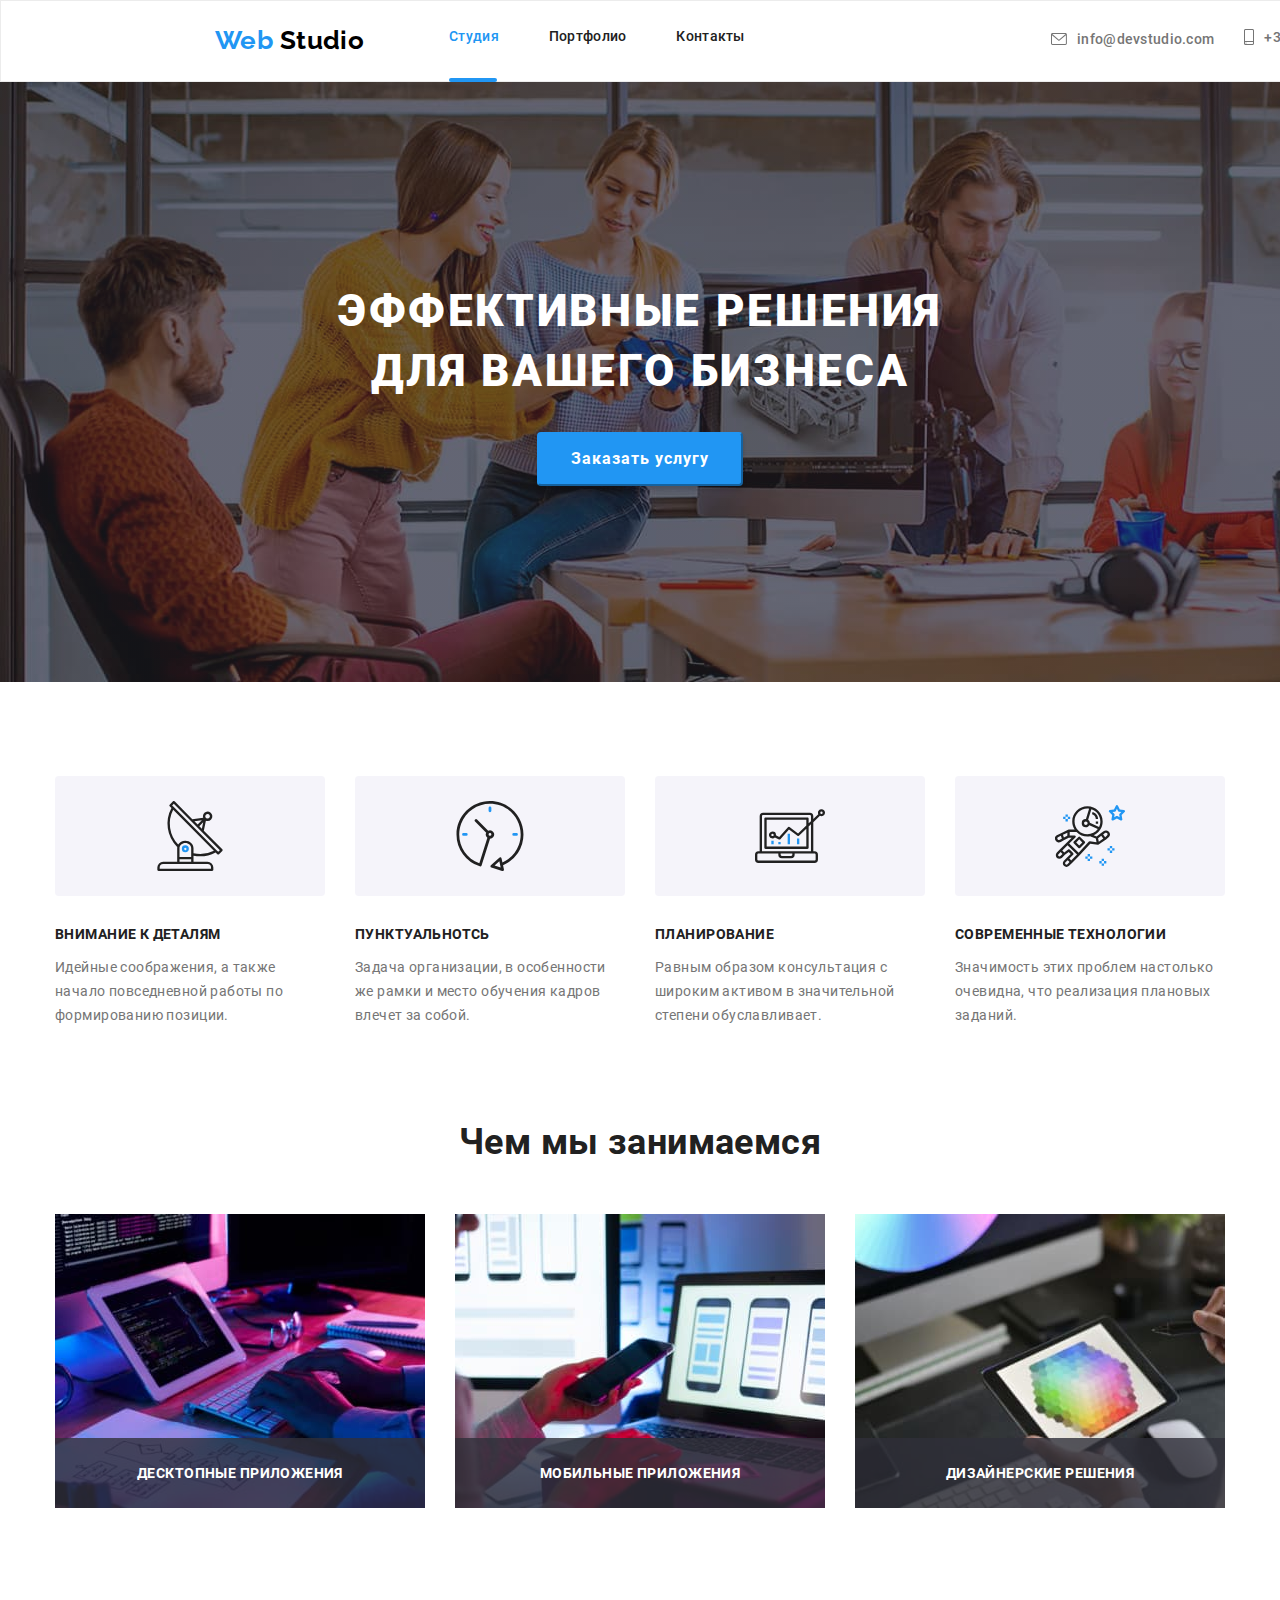
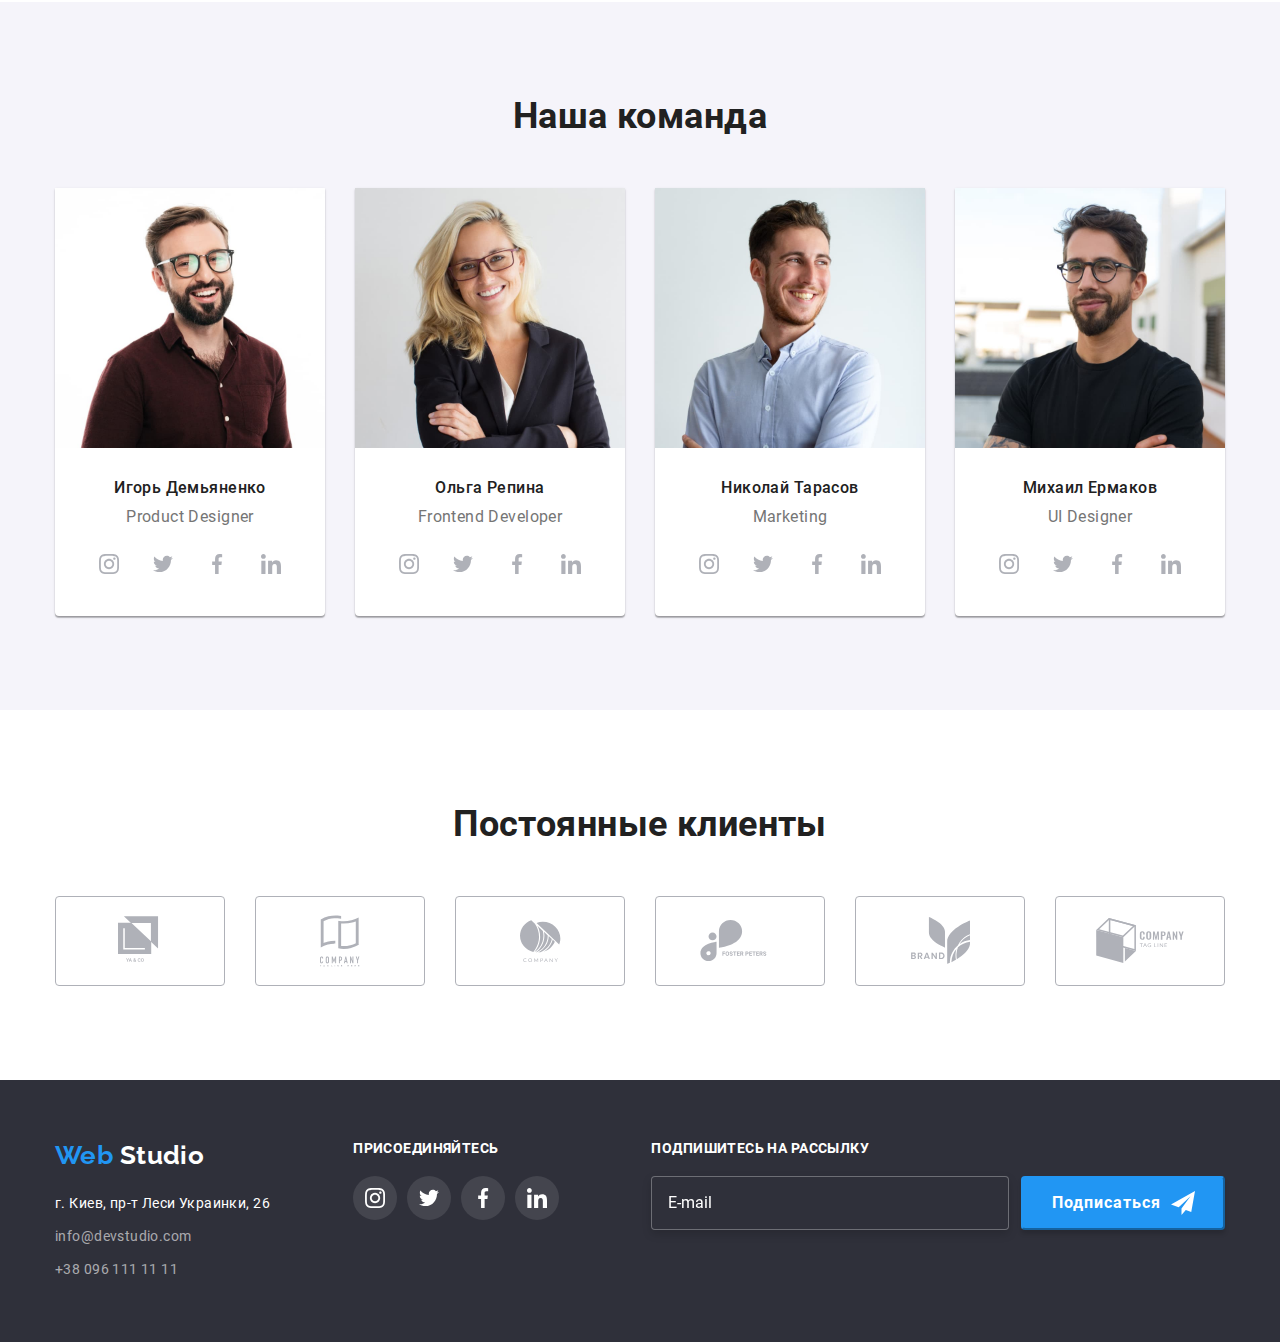
<file: index.html>
<!DOCTYPE html>
<html lang="ru">
  <head>
    <meta charset="UTF-8" />
    <meta name="viewport" content="width=device-width, initial-scale=1.0" />
    <title lang="en">Web Studio</title>
    <!-- <link
      href="https://fonts.googleapis.com/css2?family=Roboto:wght@400;500;700;900&display=swap"
      rel="stylesheet"
    />
    <link rel="stylesheet" href="./css/normalize.css" /> -->
    <link rel="stylesheet" href="./css/main.min.css" />
  </head>
  <body>
    <!--Шапка страницы-->
    <header class="page-header">
      <div class="container">
        <nav class="navigation flexbox">
          <div class="nav-container flexbox">
            <a href="./index.html" class="logo link"><span>Web</span> Studio</a>
            <ul class="navigation-list list flexbox">
              <li class="navigation-item">
                <a href="./index.html" class="navigation-link link studio"
                  >Студия</a
                >
              </li>
              <li class="navigation-item">
                <a href="./portfolio.html" class="navigation-link link"
                  >Портфолио</a
                >
              </li>
              <li class="navigation-item">
                <a href="" class="navigation-link link">Контакты</a>
              </li>
            </ul>
          </div>
          <ul class="contacts-list list flexbox">
            <li class="contacts-item">
              <a
                href="mailto:info@devstudio.com"
                class="navigation-link navigation-contacts link"
              >
                <svg class="icon-contacts" width="16" height="12">
                  <use href="./images/sprite.svg#icon-envelope"></use>
                </svg>

                info@devstudio.com
              </a>
            </li>
            <li class="contacts-item">
              <a
                href="tel:+380961111111"
                class="navigation-link navigation-contacts link"
              >
                <svg class="icon-contacts" width="10px" height="16px">
                  <use href="./images/sprite.svg#icon-smartphone"></use>
                </svg>

                +38 096 111 11 11</a
              >
            </li>
          </ul>
        </nav>
      </div>
    </header>
    <main>
      <!--Герой-->
      <section class="hero overlay">
        <div class="hero-box">
          <h1 class="hero-title">Эффективные решения для вашего бизнеса</h1>
          <button type="button" class="btn" data-modal-open>
            Заказать услугу
          </button>
        </div>
      </section>

      <section class="modal-window">
        <div class="backdrop is-hidden" data-modal>
          <form class="form modal-form" autocomplete="off">
            <button type="button" class="modal-close-btn" data-modal-close>
              <svg class="modal-close-img" width="11" height="11">
                <use href="./images/sprite.svg#modal-close-btn"></use>
              </svg>
            </button>
            <h2 class="form-title">Оставьте свои данные, мы вам перезвоним</h2>
            <div class="form-field">
              <label for="user-name" class="form-label">Имя</label>
              <div class="input-box">
                <input
                  type="text"
                  class="form-input"
                  name="user-name"
                  id="user-name"
                />
                <svg class="icon-form" width="18px" height="18px">
                  <use href="./images/sprite.svg#icon-form-name"></use>
                </svg>
              </div>
            </div>
            <div class="form-field">
              <label for="user-tel" class="form-label">Телефон</label>
              <div class="input-box">
                <input
                  type="tel"
                  class="form-input"
                  name="user-tel"
                  id="user-tel"
                />

                <svg class="icon-form" width="18px" height="18px">
                  <use href="./images/sprite.svg#icon-form-tel"></use>
                </svg>
              </div>
            </div>
            <div class="form-field">
              <label for="user-email" class="form-label">Почта</label>
              <div class="input-box">
                <input
                  type="email"
                  class="form-input"
                  name="user-email"
                  id="user-email"
                />

                <svg class="icon-form" width="18px" height="18px">
                  <use href="./images/sprite.svg#icon-form-mail"></use>
                </svg>
              </div>
            </div>
            <div class="form-field textarea">
              <label for="user-comment" class="form-label">Комментарий</label>
              <textarea
                name="user-comment"
                id="user-comment"
                class="form-textarea"
                rows="6"
                placeholder="Введите текст"
              ></textarea>
            </div>
            <div class="form-field form-field-checkbox">
              <label class="checkbox-label">
                <input
                  type="checkbox"
                  class="form-checkbox visually-hidden"
                  name="modal-checkbox"
                />
                <span class="icon-checkbox"></span>
                <span class="agreement-conditions"
                  >Соглашаюсь с рассылкой и принимаю
                  <a href="" class="agreement-conditions-link"
                    >Условия договора</a
                  ></span
                >
              </label>
            </div>

            <button type="submit" class="submit-btn btn">Отправить</button>
          </form>
        </div>
      </section>

      <!--Особенности-->
      <section class="features section">
        <div class="container">
          <h2 hidden class="section-title">Особенности</h2>
          <ul class="features-list list flexbox">
            <li class="features-item icon-antenna">
              <h3 class="features-title">Внимание к деталям</h3>
              <p class="features-info">
                Идейные соображения, а также начало повседневной работы по
                формированию позиции.
              </p>
            </li>
            <li class="features-item icon-clock">
              <h3 class="features-title">Пунктуальнотсь</h3>
              <p class="features-info">
                Задача организации, в особенности же рамки и место обучения
                кадров влечет за собой.
              </p>
            </li>
            <li class="features-item icon-diagram">
              <h3 class="features-title">Планирование</h3>
              <p class="features-info">
                Равным образом консультация с широким активом в значительной
                степени обуславливает.
              </p>
            </li>
            <li class="features-item icon-astronaut">
              <h3 class="features-title">Современные технологии</h3>
              <p class="features-info">
                Значимость этих проблем настолько очевидна, что реализация
                плановых заданий.
              </p>
            </li>
          </ul>
        </div>
      </section>

      <!--Услуги-->
      <section class="services section">
        <div class="container">
          <h2 class="section-title">Чем мы занимаемся</h2>
          <ul class="services-list list flexbox">
            <li class="services-item">
              <div class="services-box box-1">
                <img
                  src="./images/nout-new.jpg"
                  width="370"
                  height="294"
                  alt="Планшет на столе, пальцы на клавиатуре"
                  class="services-img img"
                />
              </div>
            </li>
            <li class="services-item">
              <div class="services-box box-2">
                <img
                  src="./images/smart-new.jpg"
                  width="370"
                  height="294"
                  alt="Смартфон в руке, открытый ноутбук"
                  class="services-img img"
                />
              </div>
            </li>
            <li class="services-item">
              <div class="services-box box-3">
                <img
                  src="./images/desc-new.jpg"
                  width="370"
                  height="294"
                  alt="Планшет в руке"
                  class="services-img img"
                />
              </div>
            </li>
          </ul>
        </div>
      </section>

      <!--Команда-->
      <section class="team section">
        <div class="container">
          <h2 class="section-title">Наша команда</h2>
          <ul class="team-list list flexbox">
            <li class="team-item">
              <img
                src="./images/photo-1-new.jpg"
                width="270"
                height="260"
                alt="Фото члена команды"
                class="team-img img"
              />
              <h3 class="team-name">Игорь Демьяненко</h3>
              <p class="team-position">Product Designer</p>
              <ul class="social-list list flexbox">
                <li class="social-item">
                  <a
                    href="https://www.instagram.com/"
                    target="_blank"
                    rel="noopener noreferrer"
                    aria-label="Ссылка Instagram"
                    class="social-link link"
                    ><svg class="icon-social-link" width="20px" height="20px">
                      <use href="./images/sprite.svg#icon-logo-instagram"></use>
                    </svg>
                  </a>
                </li>
                <li class="social-item">
                  <a
                    href="https://twitter.com/"
                    target="_blank"
                    rel="noopener noreferrer"
                    aria-label="Ссылка Twitter"
                    class="social-link link"
                  >
                    <svg class="icon-social-link" width="20px" height="20px">
                      <use href="./images/sprite.svg#icon-logo-twitter"></use>
                    </svg>
                  </a>
                </li>
                <li class="social-item">
                  <a
                    href="https://facebook.com/"
                    target="_blank"
                    rel="noopener noreferrer"
                    aria-label="Ссылка Facebook"
                    class="social-link link"
                  >
                    <svg class="icon-social-link" width="20px" height="20px">
                      <use href="./images/sprite.svg#icon-logo-facebook"></use>
                    </svg>
                  </a>
                </li>
                <li class="social-item">
                  <a
                    href="https://www.linkedin.com/"
                    target="_blank"
                    rel="noopener noreferrer"
                    aria-label="Ссылка Linkedin"
                    class="social-link link"
                  >
                    <svg class="icon-social-link" width="20px" height="20px">
                      <use href="./images/sprite.svg#icon-logo-linkedin"></use>
                    </svg>
                  </a>
                </li>
              </ul>
            </li>
            <li class="team-item">
              <img
                src="./images/photo-2-new.jpg"
                width="270"
                height="260"
                alt="Фото члена команды"
                class="team-img img"
              />
              <h3 class="team-name">Ольга Репина</h3>
              <p class="team-position">Frontend Developer</p>
              <ul class="social-list list flexbox">
                <li class="social-item">
                  <a
                    href="https://www.instagram.com/"
                    target="_blank"
                    rel="noopener noreferrer"
                    aria-label="Ссылка Instagram"
                    class="social-link link"
                    ><svg class="icon-social-link" width="20px" height="20px">
                      <use href="./images/sprite.svg#icon-logo-instagram"></use>
                    </svg>
                  </a>
                </li>
                <li class="social-item">
                  <a
                    href="https://twitter.com/"
                    target="_blank"
                    rel="noopener noreferrer"
                    aria-label="Ссылка Twitter"
                    class="social-link link"
                  >
                    <svg class="icon-social-link" width="20px" height="20px">
                      <use href="./images/sprite.svg#icon-logo-twitter"></use>
                    </svg>
                  </a>
                </li>
                <li class="social-item">
                  <a
                    href="https://facebook.com/"
                    target="_blank"
                    rel="noopener noreferrer"
                    aria-label="Ссылка Facebook"
                    class="social-link link"
                  >
                    <svg class="icon-social-link" width="20px" height="20px">
                      <use href="./images/sprite.svg#icon-logo-facebook"></use>
                    </svg>
                  </a>
                </li>
                <li class="social-item">
                  <a
                    href="https://www.linkedin.com/"
                    target="_blank"
                    rel="noopener noreferrer"
                    aria-label="Ссылка Linkedin"
                    class="social-link link"
                  >
                    <svg class="icon-social-link" width="20px" height="20px">
                      <use href="./images/sprite.svg#icon-logo-linkedin"></use>
                    </svg>
                  </a>
                </li>
              </ul>
            </li>
            <li class="team-item">
              <img
                src="./images/photo-3-new.jpg"
                width="270"
                height="260"
                alt="Фото члена команды"
                class="team-img img"
              />
              <h3 class="team-name">Николай Тарасов</h3>
              <p class="team-position">Marketing</p>
              <ul class="social-list list flexbox">
                <li class="social-item">
                  <a
                    href="https://www.instagram.com/"
                    target="_blank"
                    rel="noopener noreferrer"
                    aria-label="Ссылка Instagram"
                    class="social-link link"
                    ><svg class="icon-social-link" width="20px" height="20px">
                      <use href="./images/sprite.svg#icon-logo-instagram"></use>
                    </svg>
                  </a>
                </li>
                <li class="social-item">
                  <a
                    href="https://twitter.com/"
                    target="_blank"
                    rel="noopener noreferrer"
                    aria-label="Ссылка Twitter"
                    class="social-link link"
                  >
                    <svg class="icon-social-link" width="20px" height="20px">
                      <use href="./images/sprite.svg#icon-logo-twitter"></use>
                    </svg>
                  </a>
                </li>
                <li class="social-item">
                  <a
                    href="https://facebook.com/"
                    target="_blank"
                    rel="noopener noreferrer"
                    aria-label="Ссылка Facebook"
                    class="social-link link"
                  >
                    <svg class="icon-social-link" width="20px" height="20px">
                      <use href="./images/sprite.svg#icon-logo-facebook"></use>
                    </svg>
                  </a>
                </li>
                <li class="social-item">
                  <a
                    href="https://www.linkedin.com/"
                    target="_blank"
                    rel="noopener noreferrer"
                    aria-label="Ссылка Linkedin"
                    class="social-link link"
                  >
                    <svg class="icon-social-link" width="20px" height="20px">
                      <use href="./images/sprite.svg#icon-logo-linkedin"></use>
                    </svg>
                  </a>
                </li>
              </ul>
            </li>
            <li class="team-item">
              <img
                src="./images/photo-4-new.jpg"
                width="270"
                height="260"
                alt="Фото члена команды"
                class="team-img img"
              />
              <h3 class="team-name">Михаил Ермаков</h3>
              <p class="team-position">UI Designer</p>
              <ul class="social-list list flexbox">
                <li class="social-item">
                  <a
                    href="https://www.instagram.com/"
                    target="_blank"
                    rel="noopener noreferrer"
                    aria-label="Ссылка Instagram"
                    class="social-link link"
                    ><svg class="icon-social-link" width="20px" height="20px">
                      <use href="./images/sprite.svg#icon-logo-instagram"></use>
                    </svg>
                  </a>
                </li>
                <li class="social-item">
                  <a
                    href="https://twitter.com/"
                    target="_blank"
                    rel="noopener noreferrer"
                    aria-label="Ссылка Twitter"
                    class="social-link link"
                  >
                    <svg class="icon-social-link" width="20px" height="20px">
                      <use href="./images/sprite.svg#icon-logo-twitter"></use>
                    </svg>
                  </a>
                </li>
                <li class="social-item">
                  <a
                    href="https://facebook.com/"
                    target="_blank"
                    rel="noopener noreferrer"
                    aria-label="Ссылка Facebook"
                    class="social-link link"
                  >
                    <svg class="icon-social-link" width="20px" height="20px">
                      <use href="./images/sprite.svg#icon-logo-facebook"></use>
                    </svg>
                  </a>
                </li>
                <li class="social-item">
                  <a
                    href="https://www.linkedin.com/"
                    target="_blank"
                    rel="noopener noreferrer"
                    aria-label="Ссылка Linkedin"
                    class="social-link link"
                  >
                    <svg class="icon-social-link" width="20px" height="20px">
                      <use href="./images/sprite.svg#icon-logo-linkedin"></use>
                    </svg>
                  </a>
                </li>
              </ul>
            </li>
          </ul>
        </div>
      </section>

      <!--Клиенты-->
      <section class="clients section">
        <div class="container">
          <h2 class="section-title">Постоянные клиенты</h2>
          <ul class="clients-list list flexbox">
            <li class="clients-item">
              <a
                href=""
                target="_blank"
                rel="noopener noreferrer"
                aria-label="Ссылка на сайт клиента"
                class="clients-link link"
              >
                <svg class="clients-icon" width="44.27px" height="49.23px">
                  <use href="./images/sprite.svg#icon-logo-customer-1"></use>
                </svg>
              </a>
            </li>
            <li class="clients-item">
              <a
                href=""
                target="_blank"
                rel="noopener noreferrer"
                aria-label="Ссылка на сайт клиента"
                class="clients-link link"
              >
                <svg class="clients-icon" width="40px" height="52px">
                  <use href="./images/sprite.svg#icon-logo-customer-2"></use>
                </svg>
              </a>
            </li>
            <li class="clients-item">
              <a
                href=""
                target="_blank"
                rel="noopener noreferrer"
                aria-label="Ссылка на сайт клиента"
                class="clients-link link"
              >
                <svg class="clients-icon" width="41px" height="42.6px">
                  <use href="./images/sprite.svg#icon-logo-customer-3"></use>
                </svg>
              </a>
            </li>
            <li class="clients-item">
              <a
                href=""
                target="_blank"
                rel="noopener noreferrer"
                aria-label="Ссылка на сайт клиента"
                class="clients-link link"
              >
                <svg class="clients-icon" width="79.66px" height="42.02px">
                  <use href="./images/sprite.svg#icon-logo-customer-4"></use>
                </svg>
              </a>
            </li>
            <li class="clients-item">
              <a
                href=""
                target="_blank"
                rel="noopener noreferrer"
                aria-label="Ссылка на сайт клиента"
                class="clients-link link"
              >
                <svg class="clients-icon" width="59px" height="47px">
                  <use href="./images/sprite.svg#icon-logo-customer-5"></use>
                </svg>
              </a>
            </li>
            <li class="clients-item">
              <a
                href=""
                target="_blank"
                rel="noopener noreferrer"
                aria-label="Ссылка на сайт клиента"
                class="clients-link link"
              >
                <svg class="clients-icon" width="88.48px" height="45.44px">
                  <use href="./images/sprite.svg#icon-logo-customer-6"></use>
                </svg>
              </a>
            </li>
          </ul>
        </div>
      </section>
    </main>

    <!--Подвал страницы-->
    <footer class="page-footer">
      <div class="container flexbox">
        <div class="footer-container footer-address">
          <a href="./index.html" class="logo link logo-footer"
            ><span>Web</span> Studio</a
          >
          <address class="company-address">
            <!--<p class="local-address">г. Киев, пр-т Леси Украинки, 26</p>-->
            <a
              href="https://goo.gl/maps/EpCByRqpzJr25Uw86"
              class="local-address link"
              >г. Киев, пр-т Леси Украинки, 26</a
            >
            <a href="mailto:info@devstudio.com" class="address-link link"
              >info@devstudio.com</a
            >
            <a href="tel:+380961111111" class="address-link link"
              >+38 096 111 11 11</a
            >
          </address>
        </div>
        <div class="footer-container footer-links">
          <b class="appeal">Присоединяйтесь</b>
          <ul class="join-list list flexbox">
            <li class="join-item">
              <a
                href="https://www.instagram.com/"
                target="_blank"
                rel="noopener noreferrer"
                aria-label="Ссылка Instagram"
                class="join-link link"
              >
                <svg class="icon-join-link" width="20px" height="20px">
                  <use href="./images/sprite.svg#icon-logo-instagram"></use>
                </svg>
              </a>
            </li>
            <li class="join-item">
              <a
                href="https://twitter.com/"
                target="_blank"
                rel="noopener noreferrer"
                aria-label="Ссылка Twitter"
                class="join-link link"
              >
                <svg class="icon-join-link" width="20px" height="20px">
                  <use href="./images/sprite.svg#icon-logo-twitter"></use>
                </svg>
              </a>
            </li>
            <li class="join-item">
              <a
                href="https://facebook.com/"
                target="_blank"
                rel="noopener noreferrer"
                aria-label="Ссылка Facebook"
                class="join-link link"
              >
                <svg class="icon-join-link" width="20px" height="20px">
                  <use href="./images/sprite.svg#icon-logo-facebook"></use>
                </svg>
              </a>
            </li>
            <li class="join-item">
              <a
                href="https://www.linkedin.com/"
                target="_blank"
                rel="noopener noreferrer"
                aria-label="Ссылка Linkedin"
                class="join-link link"
              >
                <svg class="icon-join-link" width="20px" height="20px">
                  <use href="./images/sprite.svg#icon-logo-linkedin"></use>
                </svg>
              </a>
            </li>
          </ul>
        </div>
        <div class="footer-container footer-mailing">
          <form class="form-footer">
            <b class="appeal">Подпишитесь на рассылку</b>
            <label class="form-footer-label flexbox">
              <input
                type="email"
                class="form-footer-input"
                name="form-footer-mail"
                placeholder="E-mail"
              />
              <button type="button" class="btn btn-subscribe">
                Подписаться
              </button>
            </label>
          </form>
        </div>
      </div>
    </footer>
    <script src="./js/modal.js"></script>
  </body>
</html>
</file>
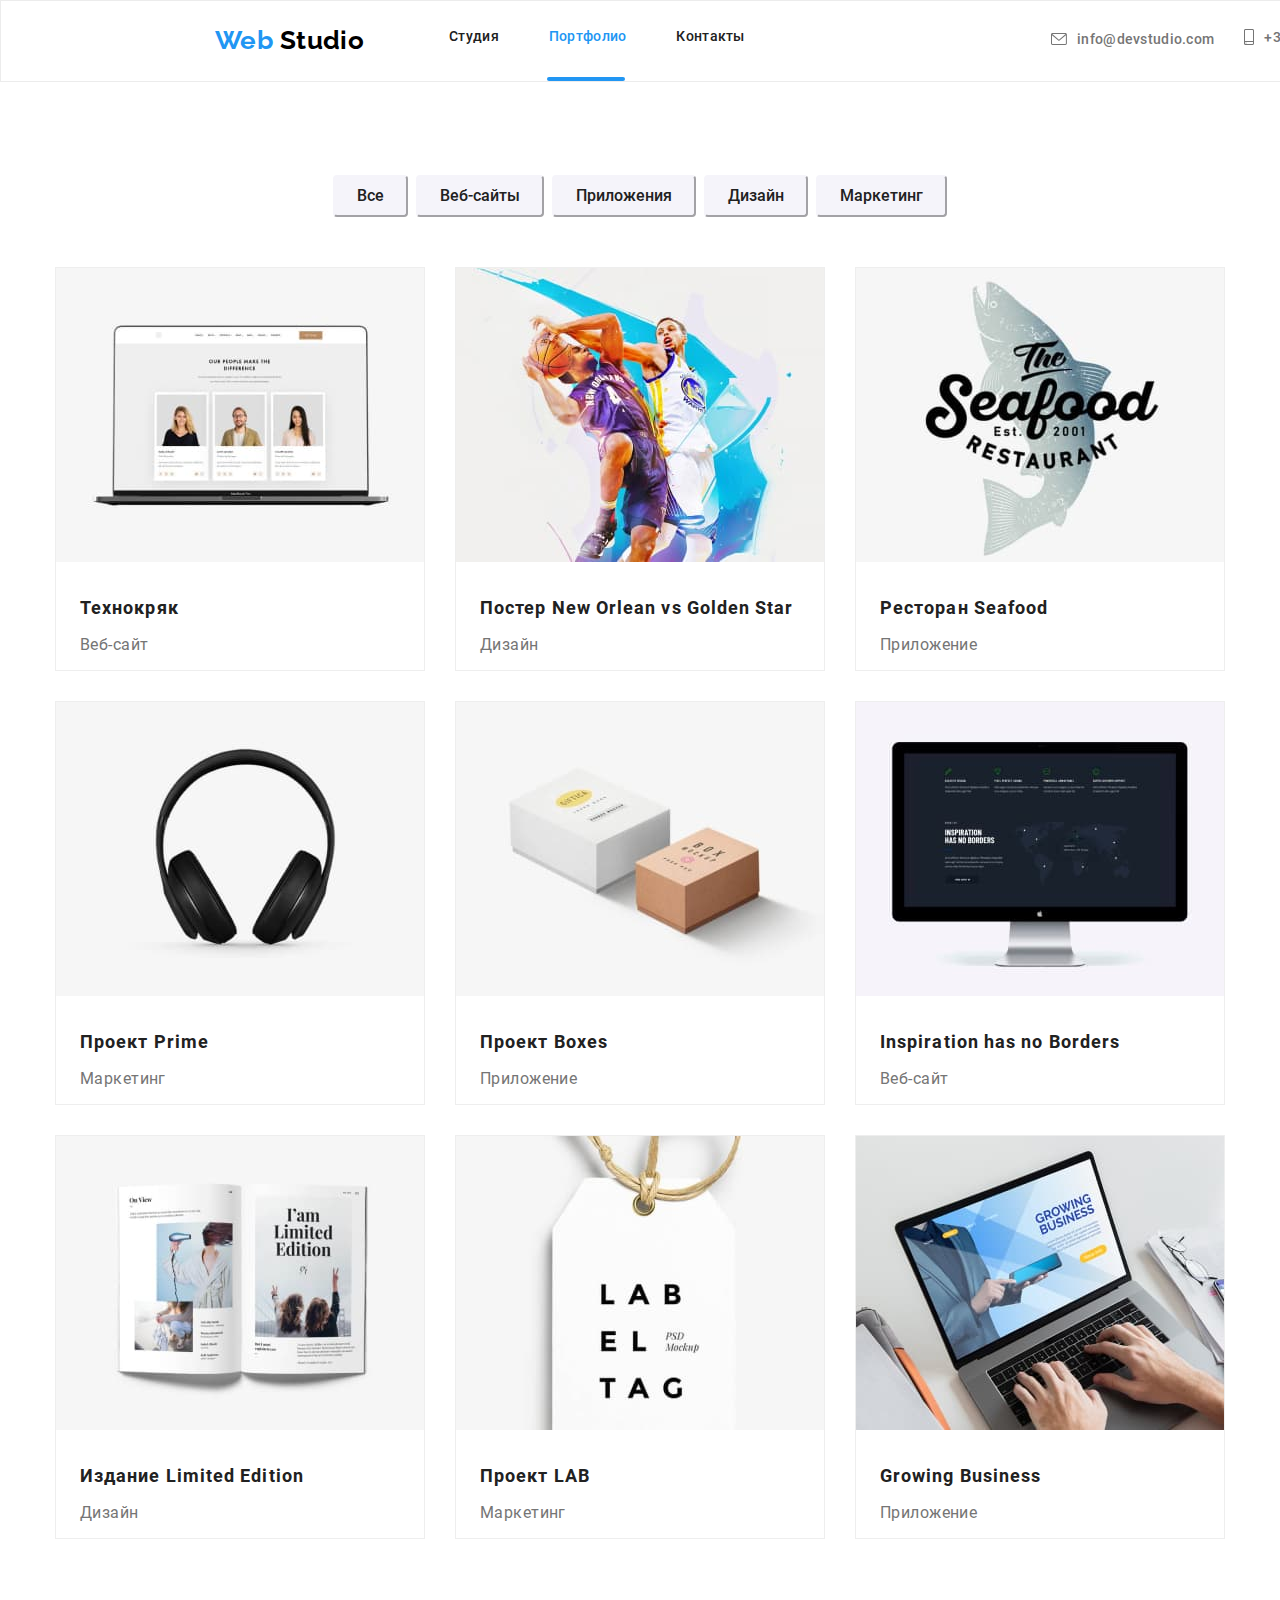
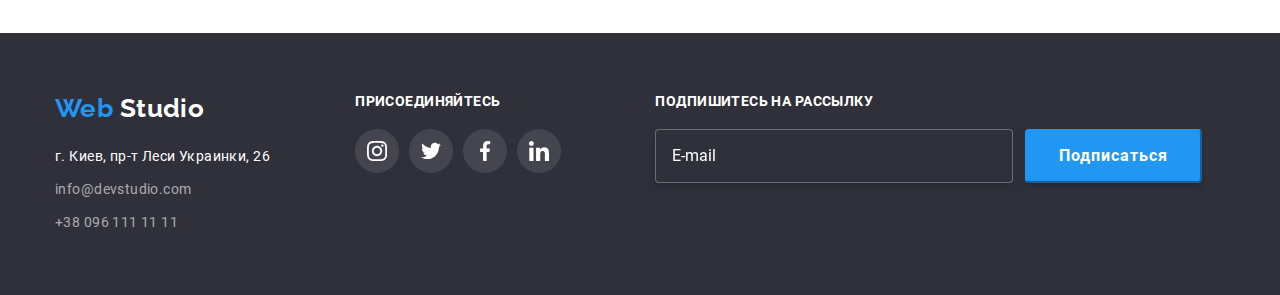
<file: portfolio.html>
<!DOCTYPE html>
<html lang="ru">
  <head>
    <meta charset="UTF-8" />
    <meta name="viewport" content="width=device-width, initial-scale=1.0" />
    <title lang="en">Web Studio</title>
    <!-- <link
      href="https://fonts.googleapis.com/css2?family=Roboto:wght@400;500;700;900&display=swap"
      rel="stylesheet"
    />
    <link rel="stylesheet" href="./css/normalize.css" /> -->
    <link rel="stylesheet" href="./css/portfolio.min.css" />
  </head>
  <body>
    <!--Шапка страницы-->

    <header class="page-header">
      <div class="container">
        <nav class="navigation flexbox">
          <div class="nav-container flexbox">
            <a href="./index.html" class="logo link"><span>Web</span> Studio</a>
            <ul class="navigation-list list flexbox">
              <li class="navigation-item">
                <a href="./index.html" class="navigation-link link">Студия</a>
              </li>
              <li class="navigation-item">
                <a
                  href="./portfolio.html"
                  class="navigation-link link portfolio"
                  >Портфолио</a
                >
              </li>
              <li class="navigation-item">
                <a href="" class="navigation-link link">Контакты</a>
              </li>
            </ul>
          </div>
          <ul class="contacts-list list flexbox">
            <li class="contacts-item">
              <a
                href="mailto:info@devstudio.com"
                class="navigation-link navigation-contacts link"
              >
                <svg class="icon-contacts" width="16" height="12">
                  <use href="./images/sprite.svg#icon-envelope"></use>
                </svg>

                info@devstudio.com
              </a>
            </li>
            <li class="contacts-item">
              <a
                href="tel:+380961111111"
                class="navigation-link navigation-contacts link"
              >
                <svg class="icon-contacts" width="10px" height="16px">
                  <use href="./images/sprite.svg#icon-smartphone"></use>
                </svg>

                +38 096 111 11 11</a
              >
            </li>
          </ul>
        </nav>
      </div>
    </header>

    <main>
      <!-- Проекты -->

      <section class="projects">
        <div class="container">
          <h1 hidden class="section-title">Навигация проектов</h1>
          <ul class="type-list list flexbox">
            <li class="type-item">
              <button type="button" class="type-btn">Все</button>
            </li>
            <li class="type-item">
              <button type="button" class="type-btn">Веб-сайты</button>
            </li>
            <li class="type-item">
              <button type="button" class="type-btn">Приложения</button>
            </li>
            <li class="type-item">
              <button type="button" class="type-btn">Дизайн</button>
            </li>
            <li class="type-item">
              <button type="button" class="type-btn">Маркетинг</button>
            </li>
          </ul>

          <h2 hidden class="section-title">Проекты</h2>
          <ul class="projects-list list flexbox">
            <li class="projects-item">
              <a href="" class="projects-link link">
                <div class="img-box">
                  <img
                    src="./images/portfolio/project-1.jpg"
                    alt="Картинка проекта"
                  />
                  <div class="hover-box">
                    <p class="text-box">
                      Технокряк это современная площадка распространения
                      цифрового вируса. Компании используют эту платформу для
                      цифрового шпионажа и атак на защищённые сервера
                      конкурентов.
                    </p>
                  </div>
                </div>

                <div class="projects-text">
                  <h3 class="projects-title">Технокряк</h3>
                  <p class="projects-class">Веб-сайт</p>
                </div>
              </a>
            </li>
            <li class="projects-item">
              <a href="" class="projects-link link">
                <div class="img-box">
                  <img
                    src="./images/portfolio/project-2.jpg"
                    alt="Картинка проекта"
                  />
                  <div class="hover-box">
                    <p class="text-box">
                      Технокряк это современная площадка распространения
                      цифрового вируса. Компании используют эту платформу для
                      цифрового шпионажа и атак на защищённые сервера
                      конкурентов.
                    </p>
                  </div>
                </div>
                <div class="projects-text">
                  <h3 class="projects-title">
                    Постер New Orlean vs Golden Star
                  </h3>
                  <p class="projects-class">Дизайн</p>
                </div>
              </a>
            </li>
            <li class="projects-item">
              <a href="" class="projects-link link">
                <div class="img-box">
                  <img
                    src="./images/portfolio/project-3.jpg"
                    alt="Картинка проекта"
                  />
                  <div class="hover-box">
                    <p class="text-box">
                      Технокряк это современная площадка распространения
                      цифрового вируса. Компании используют эту платформу для
                      цифрового шпионажа и атак на защищённые сервера
                      конкурентов.
                    </p>
                  </div>
                </div>
                <div class="projects-text">
                  <h3 class="projects-title">Ресторан Seafood</h3>
                  <p class="projects-class">Приложение</p>
                </div>
              </a>
            </li>
            <li class="projects-item">
              <a href="" class="projects-link link">
                <div class="img-box">
                  <img
                    src="./images/portfolio/project-4.jpg"
                    alt="Картинка проекта"
                  />
                  <div class="hover-box">
                    <p class="text-box">
                      Технокряк это современная площадка распространения
                      цифрового вируса. Компании используют эту платформу для
                      цифрового шпионажа и атак на защищённые сервера
                      конкурентов.
                    </p>
                  </div>
                </div>
                <div class="projects-text">
                  <h3 class="projects-title">Проект Prime</h3>
                  <p class="projects-class">Маркетинг</p>
                </div>
              </a>
            </li>
            <li class="projects-item">
              <a href="" class="projects-link link">
                <div class="img-box">
                  <img
                    src="./images/portfolio/project-5.jpg"
                    alt="Картинка проекта"
                  />
                  <div class="hover-box">
                    <p class="text-box">
                      Технокряк это современная площадка распространения
                      цифрового вируса. Компании используют эту платформу для
                      цифрового шпионажа и атак на защищённые сервера
                      конкурентов.
                    </p>
                  </div>
                </div>
                <div class="projects-text">
                  <h3 class="projects-title">Проект Boxes</h3>
                  <p class="projects-class">Приложение</p>
                </div>
              </a>
            </li>
            <li class="projects-item">
              <a href="" class="projects-link link">
                <div class="img-box">
                  <img
                    src="./images/portfolio/project-6.jpg"
                    alt="Картинка проекта"
                  />
                  <div class="hover-box">
                    <p class="text-box">
                      Технокряк это современная площадка распространения
                      цифрового вируса. Компании используют эту платформу для
                      цифрового шпионажа и атак на защищённые сервера
                      конкурентов.
                    </p>
                  </div>
                </div>
                <div class="projects-text">
                  <h3 class="projects-title">Inspiration has no Borders</h3>
                  <p class="projects-class">Веб-сайт</p>
                </div>
              </a>
            </li>
            <li class="projects-item">
              <a href="" class="projects-link link">
                <div class="img-box">
                  <img
                    src="./images/portfolio/project-7.jpg"
                    alt="Картинка проекта"
                  />
                  <div class="hover-box">
                    <p class="text-box">
                      Технокряк это современная площадка распространения
                      цифрового вируса. Компании используют эту платформу для
                      цифрового шпионажа и атак на защищённые сервера
                      конкурентов.
                    </p>
                  </div>
                </div>
                <div class="projects-text">
                  <h3 class="projects-title">Издание Limited Edition</h3>
                  <p class="projects-class">Дизайн</p>
                </div>
              </a>
            </li>
            <li class="projects-item">
              <a href="" class="projects-link link">
                <div class="img-box">
                  <img
                    src="./images/portfolio/project-8.jpg"
                    alt="Картинка проекта"
                  />
                  <div class="hover-box">
                    <p class="text-box">
                      Технокряк это современная площадка распространения
                      цифрового вируса. Компании используют эту платформу для
                      цифрового шпионажа и атак на защищённые сервера
                      конкурентов.
                    </p>
                  </div>
                </div>
                <div class="projects-text">
                  <h3 class="projects-title">Проект LAB</h3>
                  <p class="projects-class">Маркетинг</p>
                </div>
              </a>
            </li>
            <li class="projects-item">
              <a href="" class="projects-link link">
                <div class="img-box">
                  <img
                    src="./images/portfolio/project-9.jpg"
                    alt="Картинка проекта"
                  />
                  <div class="hover-box">
                    <p class="text-box">
                      Технокряк это современная площадка распространения
                      цифрового вируса. Компании используют эту платформу для
                      цифрового шпионажа и атак на защищённые сервера
                      конкурентов.
                    </p>
                  </div>
                </div>
                <div class="projects-text">
                  <h3 class="projects-title">Growing Business</h3>
                  <p class="projects-class">Приложение</p>
                </div>
              </a>
            </li>
          </ul>
        </div>
      </section>
    </main>

    <!--Подвал страницы-->
    <footer class="page-footer">
      <div class="container flexbox">
        <div class="footer-container footer-address">
          <a href="./index.html" class="logo link logo-footer"
            ><span>Web</span> Studio</a
          >
          <address class="company-address">
            <!--<p class="local-address">г. Киев, пр-т Леси Украинки, 26</p>-->
            <a
              href="https://goo.gl/maps/EpCByRqpzJr25Uw86"
              class="local-address link"
              >г. Киев, пр-т Леси Украинки, 26</a
            >
            <a href="mailto:info@devstudio.com" class="address-link link"
              >info@devstudio.com</a
            >
            <a href="tel:+380961111111" class="address-link link"
              >+38 096 111 11 11</a
            >
          </address>
        </div>
        <div class="footer-container footer-links">
          <b class="appeal">Присоединяйтесь</b>
          <ul class="join-list list flexbox">
            <li class="join-item">
              <a
                href="https://www.instagram.com/"
                target="_blank"
                rel="noopener noreferrer"
                aria-label="Ссылка Instagram"
                class="join-link link"
              >
                <svg class="icon-join-link" width="20px" height="20px">
                  <use href="./images/sprite.svg#icon-logo-instagram"></use>
                </svg>
              </a>
            </li>
            <li class="join-item">
              <a
                href="https://twitter.com/"
                target="_blank"
                rel="noopener noreferrer"
                aria-label="Ссылка Twitter"
                class="join-link link"
              >
                <svg class="icon-join-link" width="20px" height="20px">
                  <use href="./images/sprite.svg#icon-logo-twitter"></use>
                </svg>
              </a>
            </li>
            <li class="join-item">
              <a
                href="https://facebook.com/"
                target="_blank"
                rel="noopener noreferrer"
                aria-label="Ссылка Facebook"
                class="join-link link"
              >
                <svg class="icon-join-link" width="20px" height="20px">
                  <use href="./images/sprite.svg#icon-logo-facebook"></use>
                </svg>
              </a>
            </li>
            <li class="join-item">
              <a
                href="https://www.linkedin.com/"
                target="_blank"
                rel="noopener noreferrer"
                aria-label="Ссылка Linkedin"
                class="join-link link"
              >
                <svg class="icon-join-link" width="20px" height="20px">
                  <use href="./images/sprite.svg#icon-logo-linkedin"></use>
                </svg>
              </a>
            </li>
          </ul>
        </div>
        <div class="footer-container footer-mailing">
          <form class="form-footer">
            <b class="appeal">Подпишитесь на рассылку</b>
            <label class="form-footer-label flexbox">
              <input
                type="email"
                class="form-footer-input"
                name="form-footer-mail"
                placeholder="E-mail"
              />
              <button type="button" class="btn btn-subscribe">
                Подписаться
              </button>
            </label>
          </form>
        </div>
      </div>
    </footer>
  </body>
</html>
</file>
<file: css/main.min.css>
@font-face{font-family:"Roboto";font-style:normal;font-weight:400;src:local("Roboto"),local("Roboto-Regular"),url("../fonts/roboto/roboto-v20-latin-cyrillic-400.woff2") format("woff2"),url("../fonts/roboto/roboto-v20-latin-cyrillic-400.woff") format("woff")}@font-face{font-family:"Roboto";font-style:normal;font-weight:500;src:local("Roboto Medium"),local("Roboto-Medium"),url("../fonts/roboto/roboto-v20-latin-cyrillic-500.woff2") format("woff2"),url("../fonts/roboto/roboto-v20-latin-cyrillic-500.woff") format("woff")}@font-face{font-family:"Roboto";font-style:normal;font-weight:700;src:local("Roboto Bold"),local("Roboto-Bold"),url("../fonts/roboto/roboto-v20-latin-cyrillic-700.woff2") format("woff2"),url("../fonts/roboto/roboto-v20-latin-cyrillic-700.woff") format("woff")}@font-face{font-family:"Roboto";font-style:normal;font-weight:900;src:local("Roboto Black"),local("Roboto-Black"),url("../fonts/roboto/roboto-v20-latin-cyrillic-900.woff2") format("woff2"),url("../fonts/roboto/roboto-v20-latin-cyrillic-900.woff") format("woff")}@font-face{font-family:"Raleway";font-style:normal;font-weight:700;src:local("Raleway Bold"),local("Raleway-Bold"),url("../fonts/raleway/raleway-v17-latin-cyrillic-700.woff2") format("woff2"),url("../fonts/raleway/raleway-v17-latin-cyrillic-700.woff") format("woff")}/*! normalize.css v8.0.1 | MIT License | github.com/necolas/normalize.css */html{line-height:1.15;-webkit-text-size-adjust:100%}body{margin:0}main{display:block}h1{font-size:2em;margin:0.67em 0}hr{-webkit-box-sizing:content-box;box-sizing:content-box;height:0;overflow:visible}pre{font-family:monospace, monospace;font-size:1em}a{background-color:transparent}abbr[title]{border-bottom:none;text-decoration:underline;-webkit-text-decoration:underline dotted;text-decoration:underline dotted}b,strong{font-weight:bolder}code,kbd,samp{font-family:monospace, monospace;font-size:1em}small{font-size:80%}sub,sup{font-size:75%;line-height:0;position:relative;vertical-align:baseline}sub{bottom:-0.25em}sup{top:-0.5em}img{border-style:none}button,input,optgroup,select,textarea{font-family:inherit;font-size:100%;line-height:1.15;margin:0}button,input{overflow:visible}button,select{text-transform:none}button,[type="button"],[type="reset"],[type="submit"]{-webkit-appearance:button}button::-moz-focus-inner,[type="button"]::-moz-focus-inner,[type="reset"]::-moz-focus-inner,[type="submit"]::-moz-focus-inner{border-style:none;padding:0}button:-moz-focusring,[type="button"]:-moz-focusring,[type="reset"]:-moz-focusring,[type="submit"]:-moz-focusring{outline:1px dotted ButtonText}fieldset{padding:0.35em 0.75em 0.625em}legend{-webkit-box-sizing:border-box;box-sizing:border-box;color:inherit;display:table;max-width:100%;padding:0;white-space:normal}progress{vertical-align:baseline}textarea{overflow:auto}[type="checkbox"],[type="radio"]{-webkit-box-sizing:border-box;box-sizing:border-box;padding:0}[type="number"]::-webkit-inner-spin-button,[type="number"]::-webkit-outer-spin-button{height:auto}[type="search"]{-webkit-appearance:textfield;outline-offset:-2px}[type="search"]::-webkit-search-decoration{-webkit-appearance:none}::-webkit-file-upload-button{-webkit-appearance:button;font:inherit}details{display:block}summary{display:list-item}template{display:none}[hidden]{display:none}.social-link,.join-link{display:-webkit-inline-box;display:-ms-inline-flexbox;display:inline-flex;-webkit-box-pack:center;-ms-flex-pack:center;justify-content:center;-webkit-box-align:center;-ms-flex-align:center;align-items:center;width:44px;height:44px;border-radius:50%;cursor:pointer;-webkit-transition:background-color;transition:background-color}.services-box::after,.appeal{font-weight:700;font-size:14px;line-height:1.142;text-transform:uppercase;color:#fff}.visually-hidden{position:absolute;width:1px;height:1px;margin:-1px;border:0;padding:0;clip:rect(0 0 0 0);overflow:hidden}*{-webkit-box-sizing:border-box;box-sizing:border-box}body{font-family:"Roboto",sans-serif;font-weight:400;font-size:14px;line-height:1.714;letter-spacing:0.03em;color:#757575}.container{width:1200px;padding-left:15px;padding-right:15px;margin-left:auto;margin-right:auto}.flexbox{display:-webkit-box;display:-ms-flexbox;display:flex}.section{padding:94px 0}.section-title{font-weight:700;font-size:36px;line-height:1.166;text-align:center;color:#212121;margin-top:0;margin-bottom:50px}.list{padding:0;margin:0;list-style:none}.img{display:block}.link{text-decoration:none}.logo{font-family:"Raleway",sans-serif;font-weight:700;font-size:26px;line-height:1.192;color:#000;margin-right:85px}.logo>span{color:#2196f3}.logo-footer{color:#fff;margin-right:0}.btn{font-weight:700;font-size:16px;line-height:1.875;display:-webkit-box;display:-ms-flexbox;display:flex;-webkit-box-align:center;-ms-flex-align:center;align-items:center;text-align:center;letter-spacing:0.06em;color:#fff;background:#2196f3;-webkit-box-shadow:0px 4px 4px rgba(0,0,0,0.15);box-shadow:0px 4px 4px rgba(0,0,0,0.15);border-radius:4px;border-color:#2196f3;padding:10px 32px;cursor:pointer}.btn-subscribe{padding:10px 28px 10px 29px}.btn-subscribe::after{content:"";display:block;width:24px;height:24px;margin-left:10px;background-image:url(../images/icon-send.svg);background-repeat:no-repeat;background-position:center}.backdrop{position:fixed;top:0;left:0;width:100%;height:100%;background-color:rgba(0,0,0,0.2);z-index:1;-webkit-transform:scale(1);transform:scale(1);-webkit-transition:-webkit-transform 250ms ease-in-out;transition:-webkit-transform 250ms ease-in-out;transition:transform 250ms ease-in-out;transition:transform 250ms ease-in-out, -webkit-transform 250ms ease-in-out}.backdrop.is-hidden{visibility:hidden;pointer-events:none;-webkit-transform:scale(0);transform:scale(0)}.modal-form{position:absolute;top:50%;left:50%;-webkit-transform:translate(-50%, -50%);transform:translate(-50%, -50%);min-width:528px;min-height:581px;padding:40px 39px 40px 41px;background-color:#fff;-webkit-box-shadow:0px 1px 3px rgba(0,0,0,0.12),0px 1px 1px rgba(0,0,0,0.14),0px 2px 1px rgba(0,0,0,0.2);box-shadow:0px 1px 3px rgba(0,0,0,0.12),0px 1px 1px rgba(0,0,0,0.14),0px 2px 1px rgba(0,0,0,0.2);border-radius:4px}.modal-close-btn{position:absolute;top:8px;right:8px;width:30px;height:30px;background-color:#fff;border-radius:50%;border:1px solid rgba(0,0,0,0.1);cursor:pointer}.modal-close-img{fill:#000;-webkit-transition:fill;transition:fill}.modal-close-btn:hover .modal-close-img,.modal-close-btn:focus .modal-close-img{fill:#2196f3;-webkit-transition:fill 250ms cubic-bezier(0.4, 0, 0.2, 1);transition:fill 250ms cubic-bezier(0.4, 0, 0.2, 1)}.form-title{font-weight:700;font-size:20px;line-height:1.15;text-align:center;color:#212121;margin:0 0 12px}.form-field{margin-bottom:10px}.form-label{font-size:12px;line-height:1.166;letter-spacing:0.01em}.input-box{position:relative}.form-input{display:block;width:100%;padding:12px 12px 12px 42px;border:1px solid rgba(33,33,33,0.2);-webkit-box-sizing:border-box;box-sizing:border-box;border-radius:4px;outline:transparent}.form-input:focus{border-color:#2196f3;-webkit-transition:border-color 250ms cubic-bezier(0.4, 0, 0.2, 1);transition:border-color 250ms cubic-bezier(0.4, 0, 0.2, 1)}.icon-form{position:absolute;top:11px;left:12px;fill:#212121}.form-input:focus+.icon-form{fill:#2196f3;-webkit-transition:fill 250ms cubic-bezier(0.4, 0, 0.2, 1);transition:fill 250ms cubic-bezier(0.4, 0, 0.2, 1)}.form-field.textarea{margin-bottom:20px}.form-textarea{resize:none;width:100%;padding:12px 16px;border:1px solid rgba(33,33,33,0.2);-webkit-box-sizing:border-box;box-sizing:border-box;border-radius:4px;outline:transparent}.form-textarea:focus{border-color:#2196f3;-webkit-transition:border-color 250ms cubic-bezier(0.4, 0, 0.2, 1);transition:border-color 250ms cubic-bezier(0.4, 0, 0.2, 1)}.form-textarea::-webkit-input-placeholder{letter-spacing:0.01em;color:rgba(117,117,117,0.5)}.form-textarea:-ms-input-placeholder{letter-spacing:0.01em;color:rgba(117,117,117,0.5)}.form-textarea::-ms-input-placeholder{letter-spacing:0.01em;color:rgba(117,117,117,0.5)}.form-textarea::placeholder{letter-spacing:0.01em;color:rgba(117,117,117,0.5)}.form-field.form-field-checkbox{margin-bottom:30px}.checkbox-label{display:-webkit-box;display:-ms-flexbox;display:flex;-webkit-box-align:center;-ms-flex-align:center;align-items:center}.icon-checkbox{display:inline-block;width:16px;height:15px;margin-right:8px;border:2px solid #212121;border-radius:4px}.form-checkbox:checked+.icon-checkbox{background-color:#2196f3;border-color:#2196f3;background-image:url(../images/modal-form/icon-form-checked.svg);-webkit-box-sizing:border-box;box-sizing:border-box;background-size:contain;background-repeat:no-repeat;-webkit-transition:border-color,background-color 250ms cubic-bezier(0.4, 0, 0.2, 1);transition:border-color,background-color 250ms cubic-bezier(0.4, 0, 0.2, 1)}.agreement-conditions-link{color:#2196f3}.submit-btn{width:200px;height:50px;margin-left:auto;margin-right:auto;padding:10px 55px 10px 56px}.submit-btn:hover,.submit-btn:focus{background-color:#188ce8;-webkit-transition:background-color 250ms cubic-bezier(0.4, 0, 0.2, 1);transition:background-color 250ms cubic-bezier(0.4, 0, 0.2, 1)}.social-list{-webkit-box-pack:center;-ms-flex-pack:center;justify-content:center}.social-item:not(:last-child),.join-item:not(:last-child){margin-right:10px}.social-link{background-color:#fff}.social-link:hover,.social-link:focus{background-color:#2196f3;-webkit-transition:background-color 250ms cubic-bezier(0.4, 0, 0.2, 1);transition:background-color 250ms cubic-bezier(0.4, 0, 0.2, 1)}.icon-social-link{display:block;fill:#afb1b8;-webkit-transition:fill;transition:fill}.social-link:hover .icon-social-link,.social-link:focus .icon-social-link{fill:#fff;-webkit-transition:fill 250ms cubic-bezier(0.4, 0, 0.2, 1);transition:fill 250ms cubic-bezier(0.4, 0, 0.2, 1)}.join-link{background-color:rgba(255,255,255,0.102)}.join-link:hover,.join-link:focus{background-color:#2196f3;-webkit-transition:background-color 250ms cubic-bezier(0.4, 0, 0.2, 1);transition:background-color 250ms cubic-bezier(0.4, 0, 0.2, 1)}.icon-join-link{display:block;fill:#fff}.page-header{padding:24px 0 25px 0;border:1px solid #ececec;display:-webkit-box;display:-ms-flexbox;display:flex;-webkit-box-pack:justify;-ms-flex-pack:justify;justify-content:space-between;-webkit-box-align:center;-ms-flex-align:center;align-items:center;position:relative;max-width:1600px;min-width:1600px;margin-left:auto;margin-right:auto}.navigation{display:-webkit-box;display:-ms-flexbox;display:flex;-webkit-box-pack:justify;-ms-flex-pack:justify;justify-content:space-between;-webkit-box-align:center;-ms-flex-align:center;align-items:center}.navigation-list{-webkit-box-align:baseline;-ms-flex-align:baseline;align-items:baseline}.navigation-item:not(:last-child){margin-right:50px}.navigation-link{font-weight:500;font-size:14px;line-height:1.142;letter-spacing:0.02em;color:#212121;-webkit-transition:color;transition:color}.navigation-link:hover,.navigation-link-link:focus{color:#2196f3;-webkit-transition:color 250ms cubic-bezier(0.4, 0, 0.2, 1);transition:color 250ms cubic-bezier(0.4, 0, 0.2, 1)}.studio{color:#2196f3}.navigation-item>.studio::after{content:"";position:absolute;width:48px;height:4px;bottom:-1px;left:448px;background-color:#2196f3;border-radius:2px}.portfolio{color:#2196f3}.navigation-item>.portfolio::after{content:"";position:absolute;width:78px;height:4px;bottom:0;left:546px;background-color:#2196f3;border-radius:2px}.contacts-item:not(:last-child){margin-right:30px}.navigation-contacts{display:-webkit-inline-box;display:-ms-inline-flexbox;display:inline-flex;-webkit-box-pack:center;-ms-flex-pack:center;justify-content:center;-webkit-box-align:center;-ms-flex-align:center;align-items:center;color:#757575}.icon-contacts{margin-right:10px;fill:#757575;-webkit-transition:fill;transition:fill}.navigation-contacts:hover .icon-contacts,.navigation-contacts:focus .icon-contacts{fill:#2196f3;-webkit-transition:fill 250ms cubic-bezier(0.4, 0, 0.2, 1);transition:fill 250ms cubic-bezier(0.4, 0, 0.2, 1)}.hero-box{padding:200px 0}.hero-box>.hero-title,.hero-box>.btn{margin-left:auto;margin-right:auto}.hero-title{margin-top:0;margin-bottom:30px;width:696px;font-weight:900;font-size:44px;line-height:1.363;text-align:center;letter-spacing:0.06em;text-transform:uppercase;color:#fff}.overlay{max-width:1600px;height:600px;margin-left:auto;margin-right:auto;background-color:#c4c4c4;background-image:-webkit-gradient(linear, left top, right top, from(rgba(47,48,58,0.4)), to(rgba(47,48,58,0.4))),url(../images/header-img-new.jpg);background-image:linear-gradient(90deg, rgba(47,48,58,0.4) 0%, rgba(47,48,58,0.4) 100%),url(../images/header-img-new.jpg)}.features-item{margin-right:30px}.features-item:nth-child(4n){margin-right:0}.features-item::before{content:"";display:block;width:270px;height:120px;background-color:#f5f4fa;background-repeat:no-repeat;background-position:center;border-radius:4px}.icon-antenna::before{background-image:url(../images/antenna.svg)}.icon-clock::before{background-image:url(../images/clock.svg)}.icon-diagram::before{background-image:url(../images/diagram.svg)}.icon-astronaut::before{background-image:url(../images/astronaut.svg)}.features-title{font-weight:700;font-size:14px;line-height:1.142;text-transform:uppercase;color:#212121;margin-top:30px;margin-bottom:10px}.features-info{margin-bottom:0}.services{padding-top:0}.services .section-title{margin-top:0;margin-bottom:50px}.services-item{margin-right:30px;position:relative}.services-item:nth-child(3n){margin-right:0}.services-box::after{content:"";position:absolute;display:-webkit-inline-box;display:-ms-inline-flexbox;display:inline-flex;-webkit-box-pack:center;-ms-flex-pack:center;justify-content:center;-webkit-box-align:center;-ms-flex-align:center;align-items:center;text-align:center;width:370px;height:70px;bottom:0;left:0;right:0;background-color:rgba(47,48,58,0.8)}.services-box.box-1::after{content:"Десктопные приложения"}.services-box.box-2::after{content:"Мобильные приложения"}.services-box.box-3::after{content:"Дизайнерские решения"}.team{background-color:#f5f4fa}.team-item{width:270px;height:428px;background-color:#fff;margin-right:30px;-webkit-box-shadow:0px 1px 3px rgba(0,0,0,0.12),0px 1px 1px rgba(0,0,0,0.14),0px 2px 1px rgba(0,0,0,0.2);box-shadow:0px 1px 3px rgba(0,0,0,0.12),0px 1px 1px rgba(0,0,0,0.14),0px 2px 1px rgba(0,0,0,0.2);border-radius:0px 0px 4px 4px}.team-item:nth-child(4n){margin-right:0}.team-name,.team-position{font-size:16px;line-height:1.187;text-align:center}.team-name{font-weight:500;color:#212121;margin-top:30px;margin-bottom:10px}.team-position{margin-top:10px;margin-bottom:16px}.clients-list{display:-webkit-box;display:-ms-flexbox;display:flex;-webkit-box-pack:center;-ms-flex-pack:center;justify-content:center;-webkit-box-align:center;-ms-flex-align:center;align-items:center}.clients-item:not(:last-child){margin-right:30px}.clients-link{display:-webkit-inline-box;display:-ms-inline-flexbox;display:inline-flex;-webkit-box-pack:center;-ms-flex-pack:center;justify-content:center;-webkit-box-align:center;-ms-flex-align:center;align-items:center;width:170px;height:90px;border:1px solid #afb1b8;-webkit-box-sizing:border-box;box-sizing:border-box;border-radius:4px;-webkit-transition:border-color;transition:border-color}.clients-link:hover,.clients-link:focus{border-color:#2196f3;-webkit-transition:border-color 250ms cubic-bezier(0.4, 0, 0.2, 1);transition:border-color 250ms cubic-bezier(0.4, 0, 0.2, 1)}.clients-icon{fill:#afb1b8;-webkit-transition:fill;transition:fill}.clients-link:hover .clients-icon,.clients-link:focus .clients-icon{fill:#2196f3;-webkit-transition:fill 250ms cubic-bezier(0.4, 0, 0.2, 1);transition:fill 250ms cubic-bezier(0.4, 0, 0.2, 1)}.page-footer{background-color:#2f303a;padding:60px 0}.footer-address,.footer-links{width:calc((100% - 30px * 2) / 4);margin-right:30px}.footer-mailing{width:calc(100% / 2)}.company-address{font-style:normal}.local-address{display:block;color:#fff;margin-top:20px;margin-bottom:9px}.address-link{color:#ffffff99;display:block;-webkit-transition:color;transition:color}.address-link:not(:last-child){margin-bottom:9px}.address-link:hover,.address-link:focus{color:#2196f3;-webkit-transition:color 250ms cubic-bezier(0.4, 0, 0.2, 1);transition:color 250ms cubic-bezier(0.4, 0, 0.2, 1)}.appeal{display:block;margin-bottom:20px}.form-footer-input{width:358px;padding:15px 16px;margin-right:12px;background-color:#2f303a;color:#fff;font-size:16px;line-height:1.25;border:1px solid rgba(255,255,255,0.3);-webkit-box-sizing:border-box;box-sizing:border-box;-webkit-filter:drop-shadow(0px 4px 4px rgba(0,0,0,0.15));filter:drop-shadow(0px 4px 4px rgba(0,0,0,0.15));border-radius:4px}.form-footer-input::-webkit-input-placeholder{font-size:16px;line-height:1.25;color:var(--footer-input-placeholder);display:inline-block;-webkit-box-align:center;align-items:center}.form-footer-input:-ms-input-placeholder{font-size:16px;line-height:1.25;color:var(--footer-input-placeholder);display:inline-block;-ms-flex-align:center;align-items:center}.form-footer-input::-ms-input-placeholder{font-size:16px;line-height:1.25;color:var(--footer-input-placeholder);display:inline-block;-ms-flex-align:center;align-items:center}.form-footer-input::placeholder{font-size:16px;line-height:1.25;color:var(--footer-input-placeholder);display:inline-block;-webkit-box-align:center;-ms-flex-align:center;align-items:center}
/*# sourceMappingURL=main.min.css.map */
</file>
<file: css/portfolio.min.css>
@font-face{font-family:"Roboto";font-style:normal;font-weight:400;src:local("Roboto"),local("Roboto-Regular"),url("../fonts/roboto/roboto-v20-latin-cyrillic-400.woff2") format("woff2"),url("../fonts/roboto/roboto-v20-latin-cyrillic-400.woff") format("woff")}@font-face{font-family:"Roboto";font-style:normal;font-weight:500;src:local("Roboto Medium"),local("Roboto-Medium"),url("../fonts/roboto/roboto-v20-latin-cyrillic-500.woff2") format("woff2"),url("../fonts/roboto/roboto-v20-latin-cyrillic-500.woff") format("woff")}@font-face{font-family:"Roboto";font-style:normal;font-weight:700;src:local("Roboto Bold"),local("Roboto-Bold"),url("../fonts/roboto/roboto-v20-latin-cyrillic-700.woff2") format("woff2"),url("../fonts/roboto/roboto-v20-latin-cyrillic-700.woff") format("woff")}@font-face{font-family:"Roboto";font-style:normal;font-weight:900;src:local("Roboto Black"),local("Roboto-Black"),url("../fonts/roboto/roboto-v20-latin-cyrillic-900.woff2") format("woff2"),url("../fonts/roboto/roboto-v20-latin-cyrillic-900.woff") format("woff")}@font-face{font-family:"Raleway";font-style:normal;font-weight:700;src:local("Raleway Bold"),local("Raleway-Bold"),url("../fonts/raleway/raleway-v17-latin-cyrillic-700.woff2") format("woff2"),url("../fonts/raleway/raleway-v17-latin-cyrillic-700.woff") format("woff")}/*! normalize.css v8.0.1 | MIT License | github.com/necolas/normalize.css */html{line-height:1.15;-webkit-text-size-adjust:100%}body{margin:0}main{display:block}h1{font-size:2em;margin:0.67em 0}hr{-webkit-box-sizing:content-box;box-sizing:content-box;height:0;overflow:visible}pre{font-family:monospace, monospace;font-size:1em}a{background-color:transparent}abbr[title]{border-bottom:none;text-decoration:underline;-webkit-text-decoration:underline dotted;text-decoration:underline dotted}b,strong{font-weight:bolder}code,kbd,samp{font-family:monospace, monospace;font-size:1em}small{font-size:80%}sub,sup{font-size:75%;line-height:0;position:relative;vertical-align:baseline}sub{bottom:-0.25em}sup{top:-0.5em}img{border-style:none}button,input,optgroup,select,textarea{font-family:inherit;font-size:100%;line-height:1.15;margin:0}button,input{overflow:visible}button,select{text-transform:none}button,[type="button"],[type="reset"],[type="submit"]{-webkit-appearance:button}button::-moz-focus-inner,[type="button"]::-moz-focus-inner,[type="reset"]::-moz-focus-inner,[type="submit"]::-moz-focus-inner{border-style:none;padding:0}button:-moz-focusring,[type="button"]:-moz-focusring,[type="reset"]:-moz-focusring,[type="submit"]:-moz-focusring{outline:1px dotted ButtonText}fieldset{padding:0.35em 0.75em 0.625em}legend{-webkit-box-sizing:border-box;box-sizing:border-box;color:inherit;display:table;max-width:100%;padding:0;white-space:normal}progress{vertical-align:baseline}textarea{overflow:auto}[type="checkbox"],[type="radio"]{-webkit-box-sizing:border-box;box-sizing:border-box;padding:0}[type="number"]::-webkit-inner-spin-button,[type="number"]::-webkit-outer-spin-button{height:auto}[type="search"]{-webkit-appearance:textfield;outline-offset:-2px}[type="search"]::-webkit-search-decoration{-webkit-appearance:none}::-webkit-file-upload-button{-webkit-appearance:button;font:inherit}details{display:block}summary{display:list-item}template{display:none}[hidden]{display:none}.social-link,.join-link{display:-webkit-inline-box;display:-ms-inline-flexbox;display:inline-flex;-webkit-box-pack:center;-ms-flex-pack:center;justify-content:center;-webkit-box-align:center;-ms-flex-align:center;align-items:center;width:44px;height:44px;border-radius:50%;cursor:pointer;-webkit-transition:background-color;transition:background-color}.appeal{font-weight:700;font-size:14px;line-height:1.142;text-transform:uppercase;color:#fff}.visually-hidden{position:absolute;width:1px;height:1px;margin:-1px;border:0;padding:0;clip:rect(0 0 0 0);overflow:hidden}*{-webkit-box-sizing:border-box;box-sizing:border-box}body{font-family:"Roboto",sans-serif;font-weight:400;font-size:14px;line-height:1.714;letter-spacing:0.03em;color:#757575}.container{width:1200px;padding-left:15px;padding-right:15px;margin-left:auto;margin-right:auto}.flexbox{display:-webkit-box;display:-ms-flexbox;display:flex}.section{padding:94px 0}.section-title{font-weight:700;font-size:36px;line-height:1.166;text-align:center;color:#212121;margin-top:0;margin-bottom:50px}.list{padding:0;margin:0;list-style:none}.img{display:block}.link{text-decoration:none}.logo{font-family:"Raleway",sans-serif;font-weight:700;font-size:26px;line-height:1.192;color:#000;margin-right:85px}.logo>span{color:#2196f3}.logo-footer{color:#fff;margin-right:0}.btn{font-weight:700;font-size:16px;line-height:1.875;display:-webkit-box;display:-ms-flexbox;display:flex;-webkit-box-align:center;-ms-flex-align:center;align-items:center;text-align:center;letter-spacing:0.06em;color:#fff;background:#2196f3;-webkit-box-shadow:0px 4px 4px rgba(0,0,0,0.15);box-shadow:0px 4px 4px rgba(0,0,0,0.15);border-radius:4px;border-color:#2196f3;padding:10px 32px;cursor:pointer}.type-btn{font-weight:500;font-size:16px;line-height:1.625;text-align:center;color:#212121;background-color:#f5f4fa;border-radius:4px;border-color:#f5f4fa;padding:6px 22px;-webkit-transition:color, background-color;transition:color, background-color}.type-btn:hover,.type-btn:focus{color:#fff;background-color:#2196f3;-webkit-box-shadow:0px 2px 2px rgba(0,0,0,0.12),0px 1px 2px rgba(0,0,0,0.08),0px 3px 1px rgba(0,0,0,0.1);box-shadow:0px 2px 2px rgba(0,0,0,0.12),0px 1px 2px rgba(0,0,0,0.08),0px 3px 1px rgba(0,0,0,0.1);-webkit-transition:color,background-color 250ms cubic-bezier(0.4, 0, 0.2, 1);transition:color,background-color 250ms cubic-bezier(0.4, 0, 0.2, 1)}.social-list{-webkit-box-pack:center;-ms-flex-pack:center;justify-content:center}.social-item:not(:last-child),.join-item:not(:last-child){margin-right:10px}.social-link{background-color:#fff}.social-link:hover,.social-link:focus{background-color:#2196f3;-webkit-transition:background-color 250ms cubic-bezier(0.4, 0, 0.2, 1);transition:background-color 250ms cubic-bezier(0.4, 0, 0.2, 1)}.icon-social-link{display:block;fill:#afb1b8;-webkit-transition:fill;transition:fill}.social-link:hover .icon-social-link,.social-link:focus .icon-social-link{fill:#fff;-webkit-transition:fill 250ms cubic-bezier(0.4, 0, 0.2, 1);transition:fill 250ms cubic-bezier(0.4, 0, 0.2, 1)}.join-link{background-color:rgba(255,255,255,0.102)}.join-link:hover,.join-link:focus{background-color:#2196f3;-webkit-transition:background-color 250ms cubic-bezier(0.4, 0, 0.2, 1);transition:background-color 250ms cubic-bezier(0.4, 0, 0.2, 1)}.icon-join-link{display:block;fill:#fff}.page-header{padding:24px 0 25px 0;border:1px solid #ececec;display:-webkit-box;display:-ms-flexbox;display:flex;-webkit-box-pack:justify;-ms-flex-pack:justify;justify-content:space-between;-webkit-box-align:center;-ms-flex-align:center;align-items:center;position:relative;max-width:1600px;min-width:1600px;margin-left:auto;margin-right:auto}.navigation{display:-webkit-box;display:-ms-flexbox;display:flex;-webkit-box-pack:justify;-ms-flex-pack:justify;justify-content:space-between;-webkit-box-align:center;-ms-flex-align:center;align-items:center}.navigation-list{-webkit-box-align:baseline;-ms-flex-align:baseline;align-items:baseline}.navigation-item:not(:last-child){margin-right:50px}.navigation-link{font-weight:500;font-size:14px;line-height:1.142;letter-spacing:0.02em;color:#212121;-webkit-transition:color;transition:color}.navigation-link:hover,.navigation-link-link:focus{color:#2196f3;-webkit-transition:color 250ms cubic-bezier(0.4, 0, 0.2, 1);transition:color 250ms cubic-bezier(0.4, 0, 0.2, 1)}.studio{color:#2196f3}.navigation-item>.studio::after{content:"";position:absolute;width:48px;height:4px;bottom:-1px;left:448px;background-color:#2196f3;border-radius:2px}.portfolio{color:#2196f3}.navigation-item>.portfolio::after{content:"";position:absolute;width:78px;height:4px;bottom:0;left:546px;background-color:#2196f3;border-radius:2px}.contacts-item:not(:last-child){margin-right:30px}.navigation-contacts{display:-webkit-inline-box;display:-ms-inline-flexbox;display:inline-flex;-webkit-box-pack:center;-ms-flex-pack:center;justify-content:center;-webkit-box-align:center;-ms-flex-align:center;align-items:center;color:#757575}.icon-contacts{margin-right:10px;fill:#757575;-webkit-transition:fill;transition:fill}.navigation-contacts:hover .icon-contacts,.navigation-contacts:focus .icon-contacts{fill:#2196f3;-webkit-transition:fill 250ms cubic-bezier(0.4, 0, 0.2, 1);transition:fill 250ms cubic-bezier(0.4, 0, 0.2, 1)}.projects{padding:93px 0 94px}.type-list{-webkit-box-pack:center;-ms-flex-pack:center;justify-content:center;margin-bottom:50px}.type-item:not(:last-child){margin-right:8px}.projects-list{-ms-flex-wrap:wrap;flex-wrap:wrap}.projects-item{width:370px;height:404px;margin-right:30px;margin-bottom:30px;background:#fff;border:1px solid #eee;-webkit-box-sizing:border-box;box-sizing:border-box;-webkit-transition:-webkit-box-shadow;transition:-webkit-box-shadow;transition:box-shadow;transition:box-shadow, -webkit-box-shadow}.projects-item:hover,.projects-item:focus{-webkit-box-shadow:0px 1px 1px rgba(0,0,0,0.12),0px 4px 4px rgba(0,0,0,0.06),1px 4px 6px rgba(0,0,0,0.16);box-shadow:0px 1px 1px rgba(0,0,0,0.12),0px 4px 4px rgba(0,0,0,0.06),1px 4px 6px rgba(0,0,0,0.16);-webkit-transition:color,-webkit-box-shadow 250ms cubic-bezier(0.4, 0, 0.2, 1);transition:color,-webkit-box-shadow 250ms cubic-bezier(0.4, 0, 0.2, 1);transition:color,box-shadow 250ms cubic-bezier(0.4, 0, 0.2, 1);transition:color,box-shadow 250ms cubic-bezier(0.4, 0, 0.2, 1),-webkit-box-shadow 250ms cubic-bezier(0.4, 0, 0.2, 1)}.projects-item:nth-child(3n){margin-right:0}.projects-item:nth-last-child(-n+3){margin-bottom:0}.img-box{position:relative;overflow:hidden}.hover-box{position:absolute;background-color:rgba(33,150,243,0.9);bottom:0;left:0;width:100%;height:100%;padding:63px 24px;opacity:0;-webkit-transform:translateY(100%);transform:translateY(100%);-webkit-transition:-webkit-transform;transition:-webkit-transform;transition:transform;transition:transform, -webkit-transform}.projects-item:hover .hover-box,.projects-item:focus .hover-box{opacity:1;-webkit-transform:translateY(0);transform:translateY(0);-webkit-transition:-webkit-transform 250ms cubic-bezier(0.4, 0, 0.2, 1);transition:-webkit-transform 250ms cubic-bezier(0.4, 0, 0.2, 1);transition:transform 250ms cubic-bezier(0.4, 0, 0.2, 1);transition:transform 250ms cubic-bezier(0.4, 0, 0.2, 1), -webkit-transform 250ms cubic-bezier(0.4, 0, 0.2, 1)}.text-box{font-size:18px;line-height:1.555;color:#fff}.projects-text{padding:20px 24px}.projects-title{font-weight:700;font-size:18px;line-height:2;letter-spacing:0.06em;color:#212121;margin:0 0 4px}.projects-class{font-size:16px;line-height:1.875;color:#757575;margin:0}.page-footer{background-color:#2f303a;padding:60px 0}.footer-address,.footer-links{width:calc((100% - 30px * 2) / 4);margin-right:30px}.footer-mailing{width:calc(100% / 2)}.company-address{font-style:normal}.local-address{display:block;color:#fff;margin-top:20px;margin-bottom:9px}.address-link{color:#ffffff99;display:block;-webkit-transition:color;transition:color}.address-link:not(:last-child){margin-bottom:9px}.address-link:hover,.address-link:focus{color:#2196f3;-webkit-transition:color 250ms cubic-bezier(0.4, 0, 0.2, 1);transition:color 250ms cubic-bezier(0.4, 0, 0.2, 1)}.appeal{display:block;margin-bottom:20px}.form-footer-input{width:358px;padding:15px 16px;margin-right:12px;background-color:#2f303a;color:#fff;font-size:16px;line-height:1.25;border:1px solid rgba(255,255,255,0.3);-webkit-box-sizing:border-box;box-sizing:border-box;-webkit-filter:drop-shadow(0px 4px 4px rgba(0,0,0,0.15));filter:drop-shadow(0px 4px 4px rgba(0,0,0,0.15));border-radius:4px}.form-footer-input::-webkit-input-placeholder{font-size:16px;line-height:1.25;color:var(--footer-input-placeholder);display:inline-block;-webkit-box-align:center;align-items:center}.form-footer-input:-ms-input-placeholder{font-size:16px;line-height:1.25;color:var(--footer-input-placeholder);display:inline-block;-ms-flex-align:center;align-items:center}.form-footer-input::-ms-input-placeholder{font-size:16px;line-height:1.25;color:var(--footer-input-placeholder);display:inline-block;-ms-flex-align:center;align-items:center}.form-footer-input::placeholder{font-size:16px;line-height:1.25;color:var(--footer-input-placeholder);display:inline-block;-webkit-box-align:center;-ms-flex-align:center;align-items:center}
/*# sourceMappingURL=portfolio.min.css.map */
</file>
